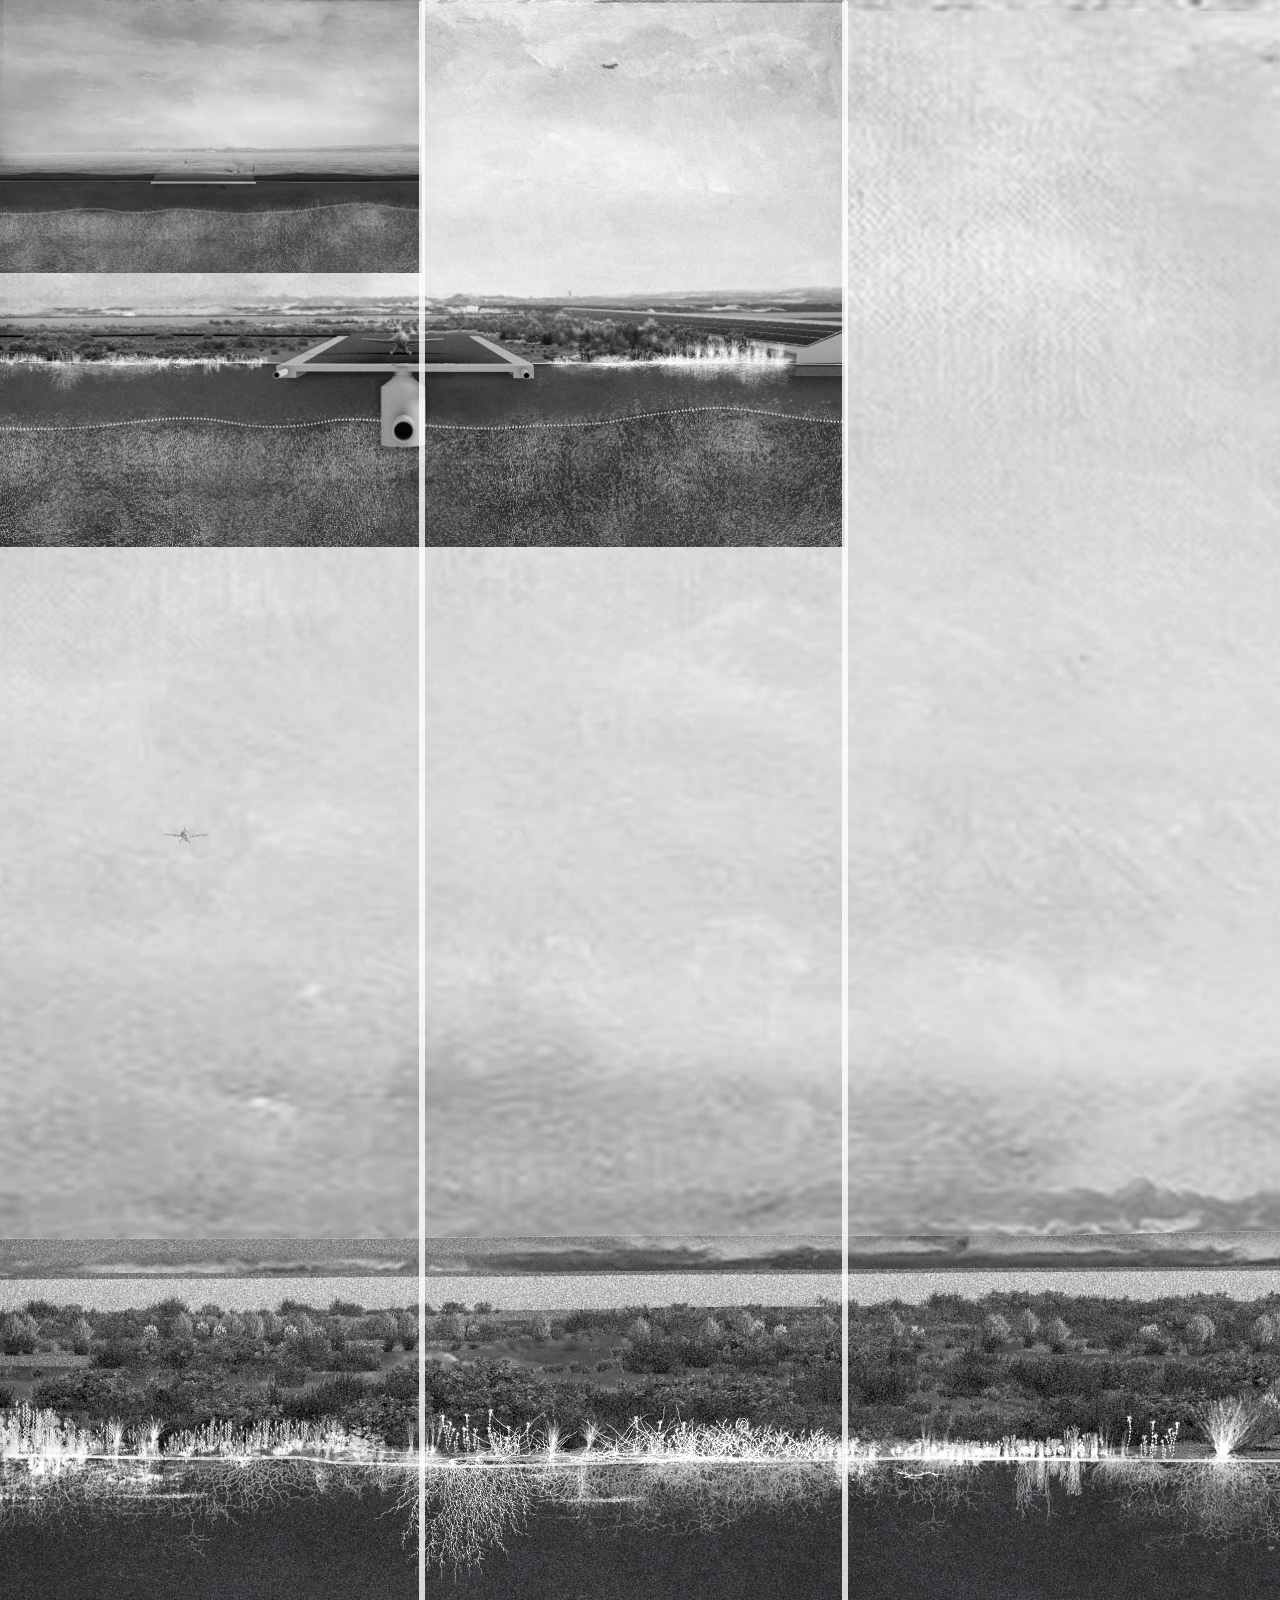
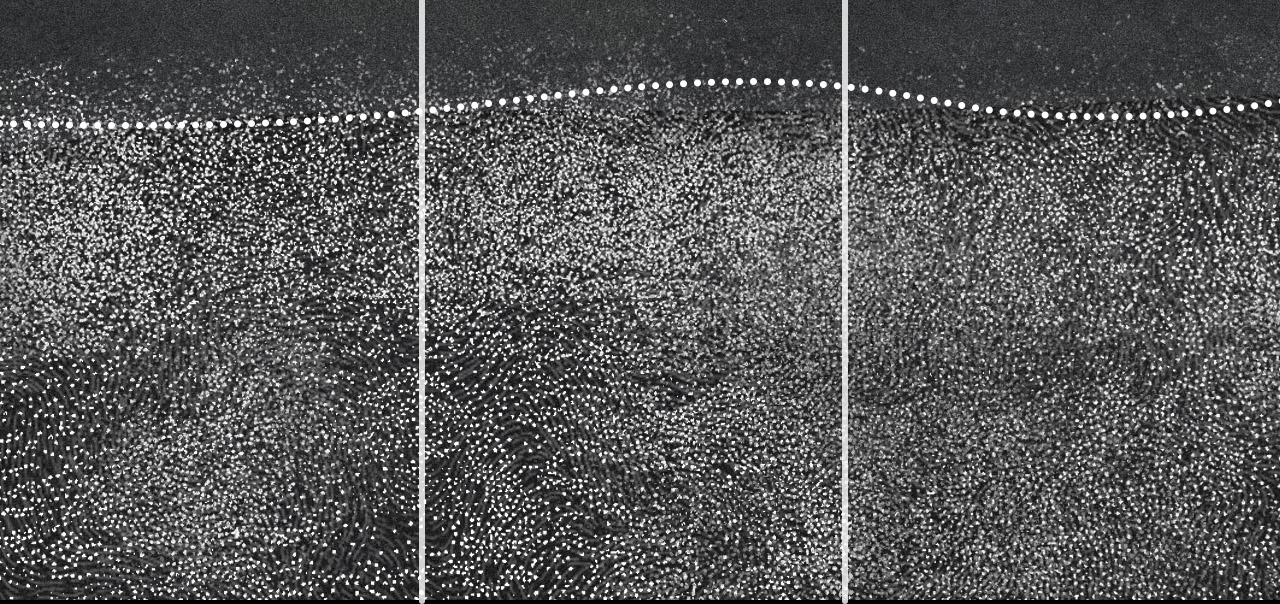
<file: 0_ptown_slider.html>
<!DOCTYPE html>
<html lang="en">
<head>
<meta charset="UTF-8">
<meta name="viewport" content="width=device-width, initial-scale=1.0">
<title>Three Image Comparison Swipe</title>

<style>
  body {
    margin: 0;
    background: #000;
  }

  .compare-container {
    position: relative;
    width: 100%;
    max-width: 1600px;
    margin: auto;
    overflow: hidden;
  }

  .layer {
    position: absolute;
    top: 0;
    left: 0;
    width: 100%;
    height: auto;
    overflow: hidden;
  }

  .layer img {
    width: 100%;
    display: block;
    user-select: none;
    pointer-events: none;
  }

  .handle {
    position: absolute;
    top: 0;
    width: 6px;
    background: rgba(255,255,255,0.8);
    cursor: ew-resize;
    height: 100%;
    z-index: 10;
    transform: translateX(-3px);
    border-radius: 3px;
  }
</style>
</head>

<body>

<div class="compare-container" id="compare">

  <!-- Image 3 (bottom fully visible) -->
  <img src="PTown_2.jpg" alt="Base Layer">

  <!-- Image 2 with a draggable reveal -->
  <div class="layer" id="layer2">
    <img src="PTown_1.jpg" alt="">
  </div>
  <div class="handle" id="handle2"></div>

  <!-- Image 1 with a draggable reveal -->
  <div class="layer" id="layer1">
    <img src="PTown_0.jpg" alt="">
  </div>
  <div class="handle" id="handle1"></div>

</div>

<script>
  function makeSlider(layerId, handleId, startXPercent) {
    const container = document.getElementById("compare");
    const layer = document.getElementById(layerId);
    const handle = document.getElementById(handleId);

    let dragging = false;

    function updatePosition(px) {
      const rect = container.getBoundingClientRect();
      let x = px - rect.left;
      x = Math.max(0, Math.min(rect.width, x));  // clamp
      layer.style.width = x + "px";
      handle.style.left = x + "px";
    }

    handle.addEventListener("mousedown", e => {
      dragging = true;
      updatePosition(e.clientX);
    });

    window.addEventListener("mousemove", e => {
      if (dragging) updatePosition(e.clientX);
    });

    window.addEventListener("mouseup", () => dragging = false);

    // touch support
    handle.addEventListener("touchstart", e => {
      dragging = true;
      updatePosition(e.touches[0].clientX);
    });

    window.addEventListener("touchmove", e => {
      if (dragging) updatePosition(e.touches[0].clientX);
    });

    window.addEventListener("touchend", () => dragging = false);

    // initial position
    const initialX = container.offsetWidth * startXPercent;
    layer.style.width = initialX + "px";
    handle.style.left = initialX + "px";
  }

  // top layer handle appears left-most
  makeSlider("layer1", "handle1", 0.33);

  // middle layer handle appears mid
  makeSlider("layer2", "handle2", 0.66);
</script>

</body>
</html>
</file>
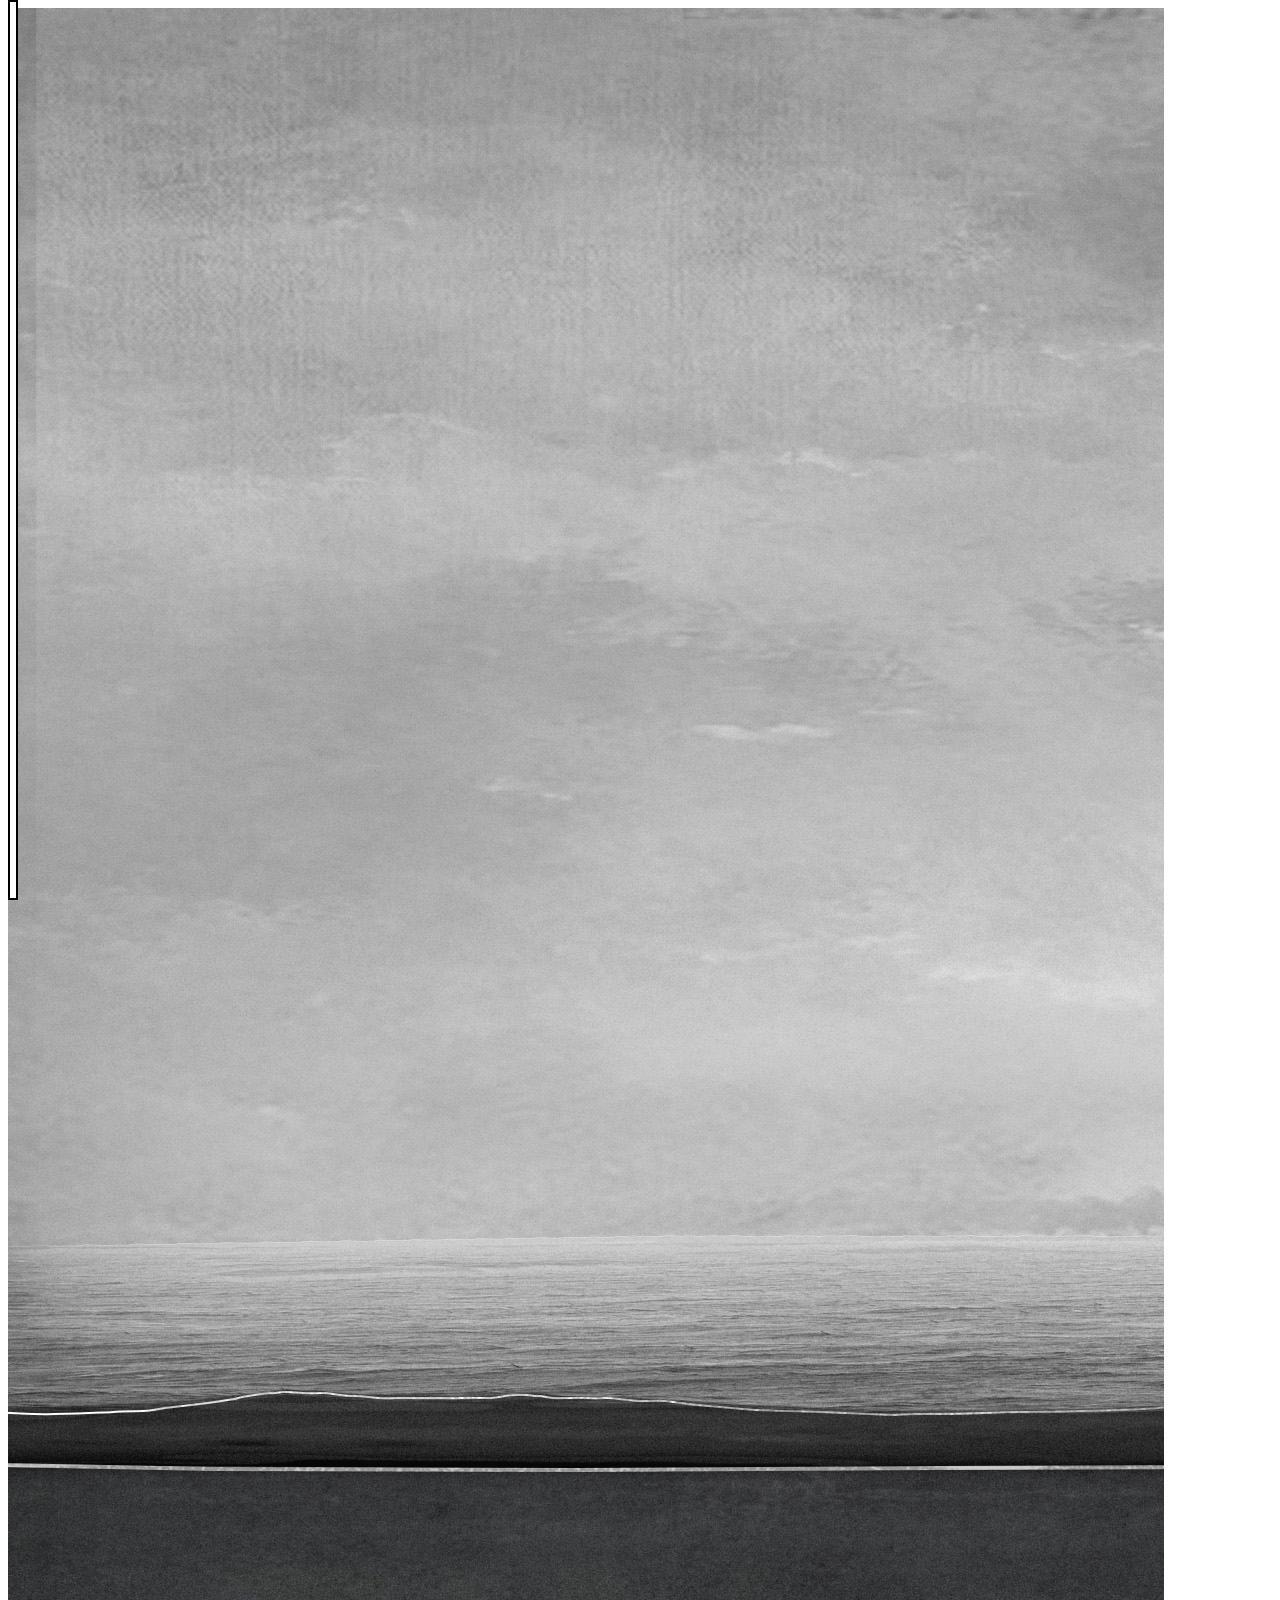
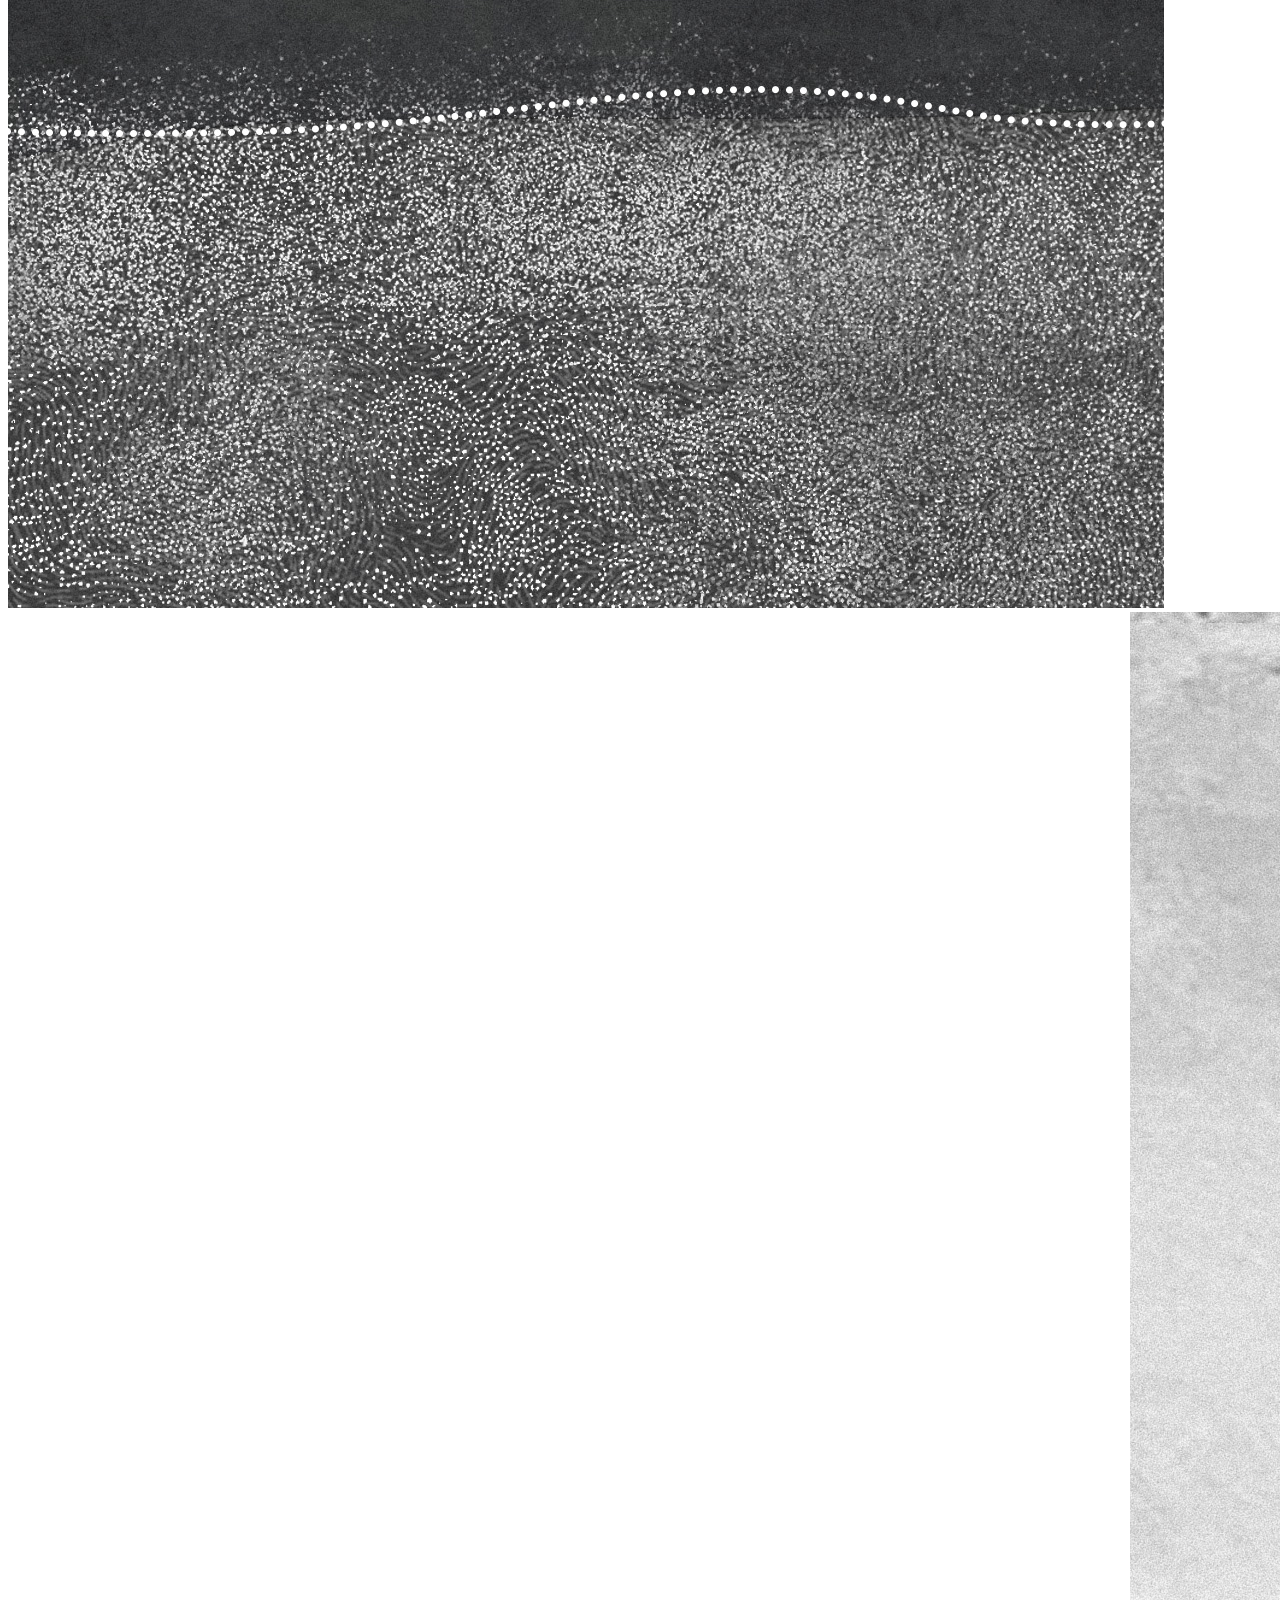
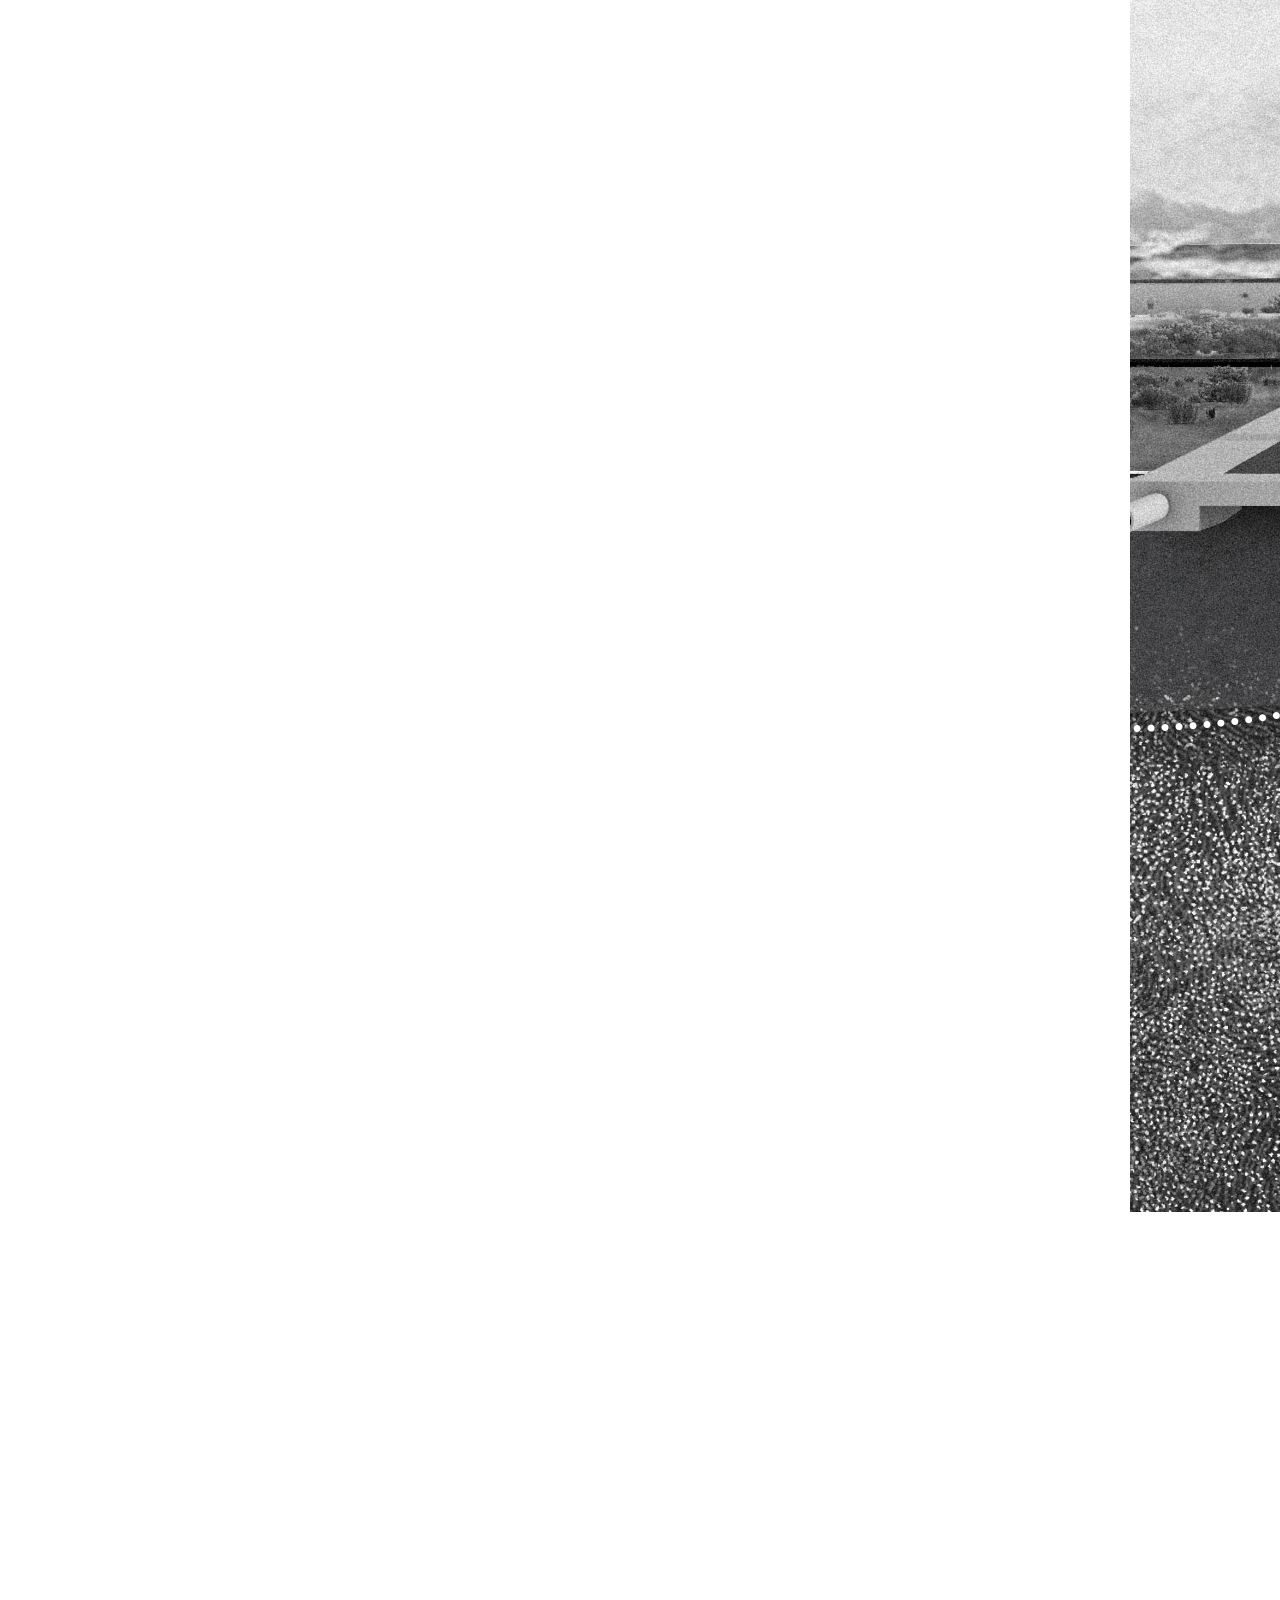
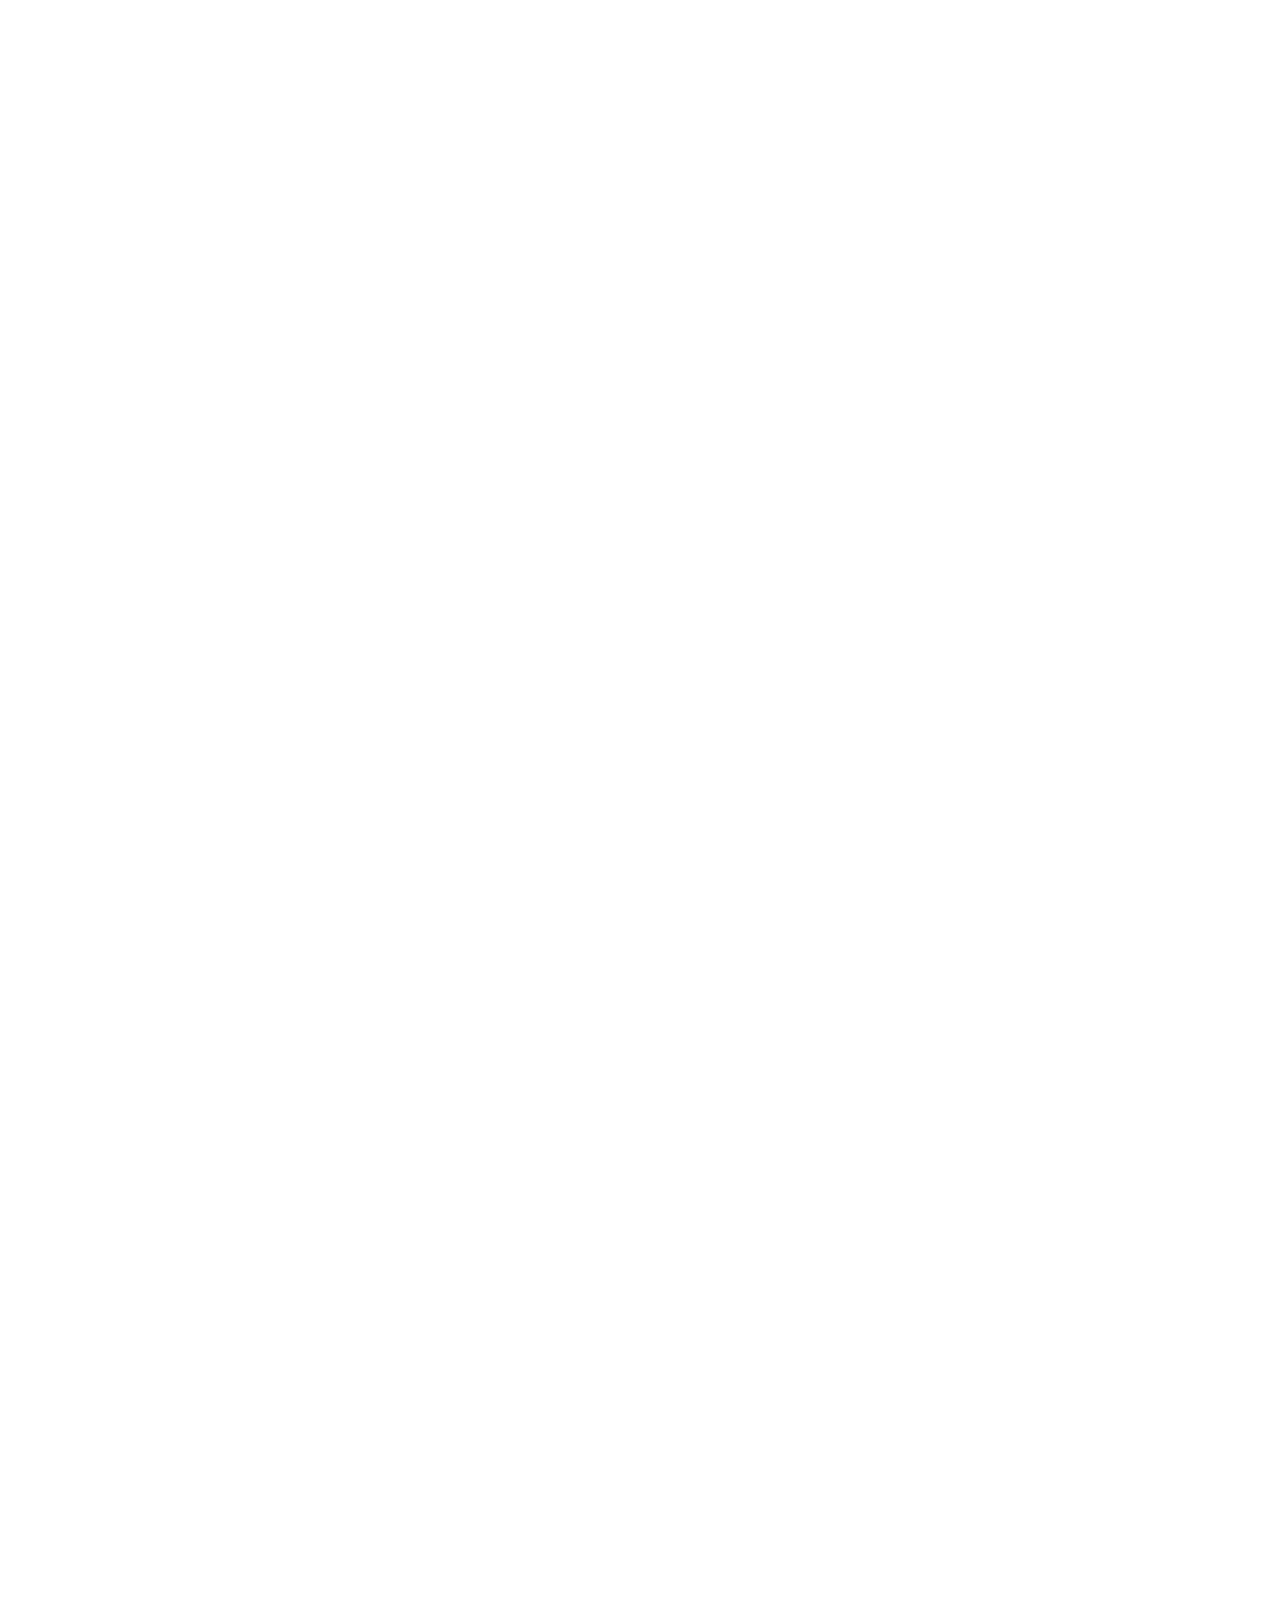
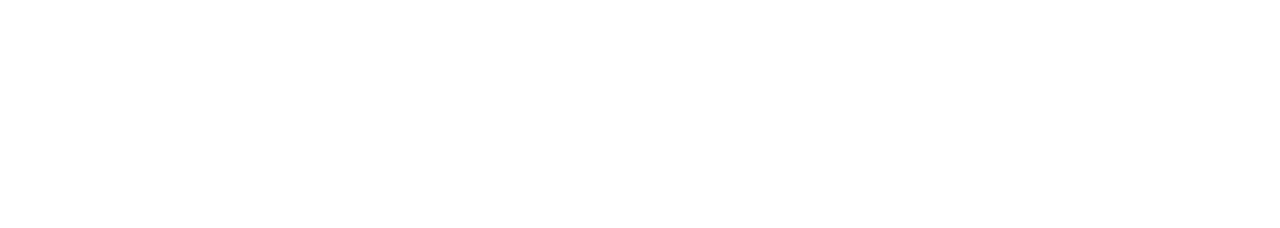
<file: ptown.html>
<!DOCTYPE html>
<html lang="en">
<head>
  <meta charset="UTF-8" />
  <meta name="viewport" content="width=device-width, initial-scale=1" />
  <title>Three-Image Comparative Slider</title>
  <link rel="stylesheet" href="ptown.css" />
</head>
<body>

<div id="slider-container">
  <img src="PTown_0.jpg" class="layer layer-0">
  <img src="PTown_1.jpg" class="layer layer-1">
  <img src="PTown_2.jpg" class="layer layer-2">

  <!-- handle positions -->
  <div id="handle-1" class="handle"></div>
  <div id="handle-2" class="handle"></div>
</div>

<script src="ptown.js"></script>
</body>
</html>
</file>
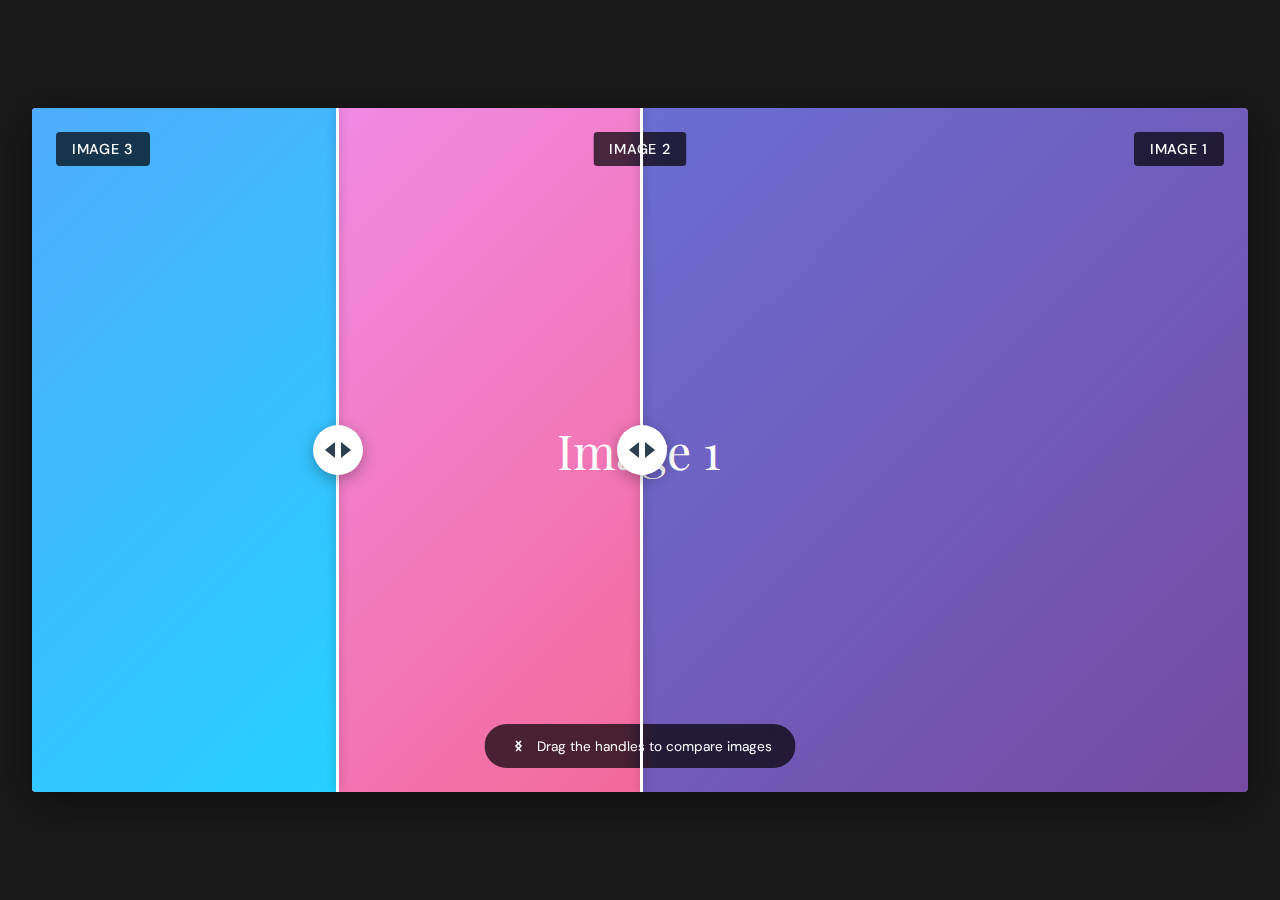
<file: ptown_slider.html>
<!DOCTYPE html>
<html lang="en">
<head>
    <meta charset="UTF-8">
    <meta name="viewport" content="width=device-width, initial-scale=1.0">
    <title>Image Swipe Comparison</title>
    <link href="https://fonts.googleapis.com/css2?family=DM+Sans:wght@400;500;700&family=Playfair+Display:wght@400;600&display=swap" rel="stylesheet">
    <style>
        * {
            margin: 0;
            padding: 0;
            box-sizing: border-box;
        }

        :root {
            --primary: #2c3e50;
            --accent: #3498db;
            --light: #ecf0f1;
            --handle-size: 50px;
        }

        body {
            font-family: 'DM Sans', sans-serif;
            background: #1a1a1a;
            display: flex;
            justify-content: center;
            align-items: center;
            min-height: 100vh;
            padding: 2rem;
        }

        .container {
            max-width: 1400px;
            width: 100%;
        }

        .comparison-wrapper {
            position: relative;
            width: 100%;
            aspect-ratio: 16 / 9;
            overflow: hidden;
            border-radius: 4px;
            box-shadow: 0 10px 40px rgba(0, 0, 0, 0.5);
            user-select: none;
            -webkit-user-select: none;
        }

        /* Base layer - Bottom image (Image 1) */
        .image-layer-bottom {
            position: absolute;
            top: 0;
            left: 0;
            width: 100%;
            height: 100%;
            background: linear-gradient(135deg, #667eea 0%, #764ba2 100%);
            display: flex;
            align-items: center;
            justify-content: center;
            font-size: 3rem;
            color: white;
            font-family: 'Playfair Display', serif;
        }

        .image-layer-bottom img {
            width: 100%;
            height: 100%;
            object-fit: cover;
            display: block;
        }

        /* Middle layer - Image 2 */
        .image-layer-middle {
            position: absolute;
            top: 0;
            left: 0;
            width: 100%;
            height: 100%;
            background: linear-gradient(135deg, #f093fb 0%, #f5576c 100%);
            display: flex;
            align-items: center;
            justify-content: center;
            font-size: 3rem;
            color: white;
            font-family: 'Playfair Display', serif;
            clip-path: inset(0 50% 0 0);
            transition: clip-path 0.05s linear;
        }

        .image-layer-middle img {
            width: 100%;
            height: 100%;
            object-fit: cover;
            display: block;
        }

        /* Top layer - Image 3 */
        .image-layer-top {
            position: absolute;
            top: 0;
            left: 0;
            width: 100%;
            height: 100%;
            background: linear-gradient(135deg, #4facfe 0%, #00f2fe 100%);
            display: flex;
            align-items: center;
            justify-content: center;
            font-size: 3rem;
            color: white;
            font-family: 'Playfair Display', serif;
            clip-path: inset(0 75% 0 0);
            transition: clip-path 0.05s linear;
        }

        .image-layer-top img {
            width: 100%;
            height: 100%;
            object-fit: cover;
            display: block;
        }

        /* Divider lines */
        .divider {
            position: absolute;
            top: 0;
            bottom: 0;
            width: 3px;
            background: white;
            box-shadow: 0 0 10px rgba(0, 0, 0, 0.3);
            z-index: 10;
            cursor: ew-resize;
            transition: left 0.05s linear;
        }

        .divider-middle {
            left: 50%;
        }

        .divider-top {
            left: 25%;
        }

        /* Handle on divider */
        .handle {
            position: absolute;
            top: 50%;
            left: 50%;
            transform: translate(-50%, -50%);
            width: var(--handle-size);
            height: var(--handle-size);
            background: white;
            border-radius: 50%;
            box-shadow: 0 4px 15px rgba(0, 0, 0, 0.3);
            display: flex;
            align-items: center;
            justify-content: center;
            cursor: ew-resize;
            transition: transform 0.2s ease;
        }

        .handle:hover {
            transform: translate(-50%, -50%) scale(1.1);
        }

        .handle::before,
        .handle::after {
            content: '';
            position: absolute;
            width: 0;
            height: 0;
            border-style: solid;
        }

        .handle::before {
            left: 12px;
            border-width: 8px 10px 8px 0;
            border-color: transparent #2c3e50 transparent transparent;
        }

        .handle::after {
            right: 12px;
            border-width: 8px 0 8px 10px;
            border-color: transparent transparent transparent #2c3e50;
        }

        /* Labels */
        .image-label {
            position: absolute;
            top: 1.5rem;
            padding: 0.5rem 1rem;
            background: rgba(0, 0, 0, 0.7);
            backdrop-filter: blur(10px);
            color: white;
            font-size: 0.9rem;
            font-weight: 500;
            border-radius: 4px;
            z-index: 5;
            pointer-events: none;
            letter-spacing: 0.05em;
            text-transform: uppercase;
        }

        .label-bottom {
            right: 1.5rem;
        }

        .label-middle {
            left: 50%;
            transform: translateX(-50%);
        }

        .label-top {
            left: 1.5rem;
        }

        /* Instructions */
        .instructions {
            position: absolute;
            bottom: 1.5rem;
            left: 50%;
            transform: translateX(-50%);
            background: rgba(0, 0, 0, 0.7);
            backdrop-filter: blur(10px);
            color: white;
            padding: 0.75rem 1.5rem;
            border-radius: 25px;
            font-size: 0.85rem;
            z-index: 5;
            pointer-events: none;
            display: flex;
            align-items: center;
            gap: 0.5rem;
            animation: fadeIn 1s ease 0.5s both;
        }

        @keyframes fadeIn {
            from {
                opacity: 0;
                transform: translateX(-50%) translateY(10px);
            }
            to {
                opacity: 1;
                transform: translateX(-50%) translateY(0);
            }
        }

        .instructions svg {
            width: 20px;
            height: 20px;
        }

        /* Responsive */
        @media (max-width: 768px) {
            :root {
                --handle-size: 40px;
            }

            .image-label {
                font-size: 0.75rem;
                padding: 0.4rem 0.8rem;
            }

            .instructions {
                font-size: 0.75rem;
                padding: 0.6rem 1.2rem;
            }

            body {
                padding: 1rem;
            }
        }

        /* Active state when dragging */
        .comparison-wrapper.dragging {
            cursor: ew-resize;
        }

        .comparison-wrapper.dragging .handle {
            transform: translate(-50%, -50%) scale(1.15);
        }
    </style>
</head>
<body>
    <div class="container">
        <div class="comparison-wrapper" id="comparisonWrapper">
            <!-- Bottom layer (always visible) -->
            <div class="image-layer-bottom">
                <!-- Replace with: <img src="ptown_2.jpg" alt="Image 1"> -->
                <div>Image 1</div>
            </div>

            <!-- Middle layer (covers right side initially) -->
            <div class="image-layer-middle" id="middleLayer">
                <!-- Replace with: <img src="ptown_1.jpg" alt="Image 2"> -->
                <div>Image 2</div>
            </div>

            <!-- Top layer (covers most, reveals from left) -->
            <div class="image-layer-top" id="topLayer">
                <!-- Replace with: <img src="ptown_0.jpg" alt="Image 3"> -->
                <div>Image 3</div>
            </div>

            <!-- Dividers with handles -->
            <div class="divider divider-top" id="dividerTop">
                <div class="handle" id="handleTop"></div>
            </div>

            <div class="divider divider-middle" id="dividerMiddle">
                <div class="handle" id="handleMiddle"></div>
            </div>

            <!-- Labels -->
            <div class="image-label label-top">Image 3</div>
            <div class="image-label label-middle">Image 2</div>
            <div class="image-label label-bottom">Image 1</div>

            <!-- Instructions -->
            <div class="instructions">
                <svg viewBox="0 0 24 24" fill="none" stroke="currentColor" stroke-width="2">
                    <path d="M9 18l6-6-6-6"/>
                    <path d="M15 18l-6-6 6-6"/>
                </svg>
                Drag the handles to compare images
            </div>
        </div>
    </div>

    <script>
        class SwipeComparison {
            constructor() {
                this.wrapper = document.getElementById('comparisonWrapper');
                this.topLayer = document.getElementById('topLayer');
                this.middleLayer = document.getElementById('middleLayer');
                this.dividerTop = document.getElementById('dividerTop');
                this.dividerMiddle = document.getElementById('dividerMiddle');
                this.handleTop = document.getElementById('handleTop');
                this.handleMiddle = document.getElementById('handleMiddle');
                
                this.isDraggingTop = false;
                this.isDraggingMiddle = false;
                
                this.init();
            }

            init() {
                // Mouse events for top handle
                this.handleTop.addEventListener('mousedown', (e) => {
                    this.isDraggingTop = true;
                    this.wrapper.classList.add('dragging');
                    e.preventDefault();
                });

                // Mouse events for middle handle
                this.handleMiddle.addEventListener('mousedown', (e) => {
                    this.isDraggingMiddle = true;
                    this.wrapper.classList.add('dragging');
                    e.preventDefault();
                });

                // Global mouse move
                document.addEventListener('mousemove', (e) => {
                    if (this.isDraggingTop) {
                        this.updateTopPosition(e.clientX);
                    }
                    if (this.isDraggingMiddle) {
                        this.updateMiddlePosition(e.clientX);
                    }
                });

                // Global mouse up
                document.addEventListener('mouseup', () => {
                    this.isDraggingTop = false;
                    this.isDraggingMiddle = false;
                    this.wrapper.classList.remove('dragging');
                });

                // Touch events for top handle
                this.handleTop.addEventListener('touchstart', (e) => {
                    this.isDraggingTop = true;
                    e.preventDefault();
                });

                // Touch events for middle handle
                this.handleMiddle.addEventListener('touchstart', (e) => {
                    this.isDraggingMiddle = true;
                    e.preventDefault();
                });

                // Global touch move
                document.addEventListener('touchmove', (e) => {
                    if (this.isDraggingTop) {
                        this.updateTopPosition(e.touches[0].clientX);
                    }
                    if (this.isDraggingMiddle) {
                        this.updateMiddlePosition(e.touches[0].clientX);
                    }
                });

                // Global touch end
                document.addEventListener('touchend', () => {
                    this.isDraggingTop = false;
                    this.isDraggingMiddle = false;
                });
            }

            updateTopPosition(clientX) {
                const rect = this.wrapper.getBoundingClientRect();
                let percentage = ((clientX - rect.left) / rect.width) * 100;
                
                // Constrain between 0 and 100
                percentage = Math.max(0, Math.min(100, percentage));
                
                // Update divider position
                this.dividerTop.style.left = `${percentage}%`;
                
                // Update clip-path (reveal from left, so we hide the right side)
                const clipRight = 100 - percentage;
                this.topLayer.style.clipPath = `inset(0 ${clipRight}% 0 0)`;
            }

            updateMiddlePosition(clientX) {
                const rect = this.wrapper.getBoundingClientRect();
                let percentage = ((clientX - rect.left) / rect.width) * 100;
                
                // Constrain between 0 and 100
                percentage = Math.max(0, Math.min(100, percentage));
                
                // Update divider position
                this.dividerMiddle.style.left = `${percentage}%`;
                
                // Update clip-path (reveal from left, so we hide the right side)
                const clipRight = 100 - percentage;
                this.middleLayer.style.clipPath = `inset(0 ${clipRight}% 0 0)`;
            }
        }

        // Initialize when DOM is loaded
        document.addEventListener('DOMContentLoaded', () => {
            new SwipeComparison();
        });
    </script>
</body>
</html>
</file>
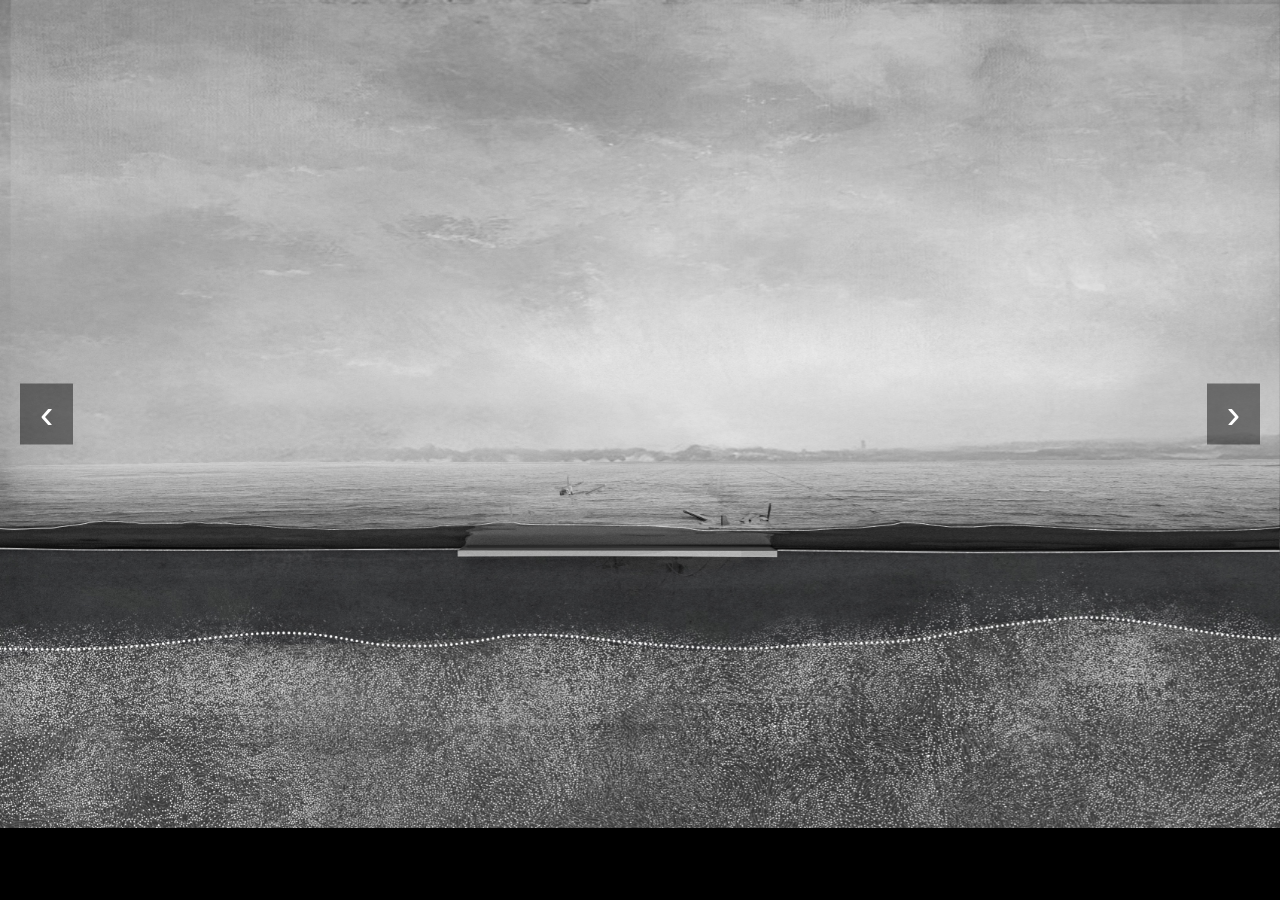
<file: ptown_slider_0.html>
<!DOCTYPE html>
<html lang="en">
<head>
<meta charset="UTF-8">
<meta name="viewport" content="width=device-width, initial-scale=1.0">
<title>Three Image Slider (Swipe Enabled)</title>

<style>
  body {
    margin: 0;
    background: #000;
  }

  .slider-container {
    position: relative;
    width: 100%;
    max-width: 1600px;
    margin: auto;
    overflow: hidden;
    touch-action: pan-y; /* allow horizontal dragging */
  }

  .slider {
    display: flex;
    transition: transform 0.4s ease;
    will-change: transform;
  }

  .slider img {
    width: 100%;
    flex-shrink: 0;
    object-fit: cover;
    user-select: none;
    pointer-events: none;
  }

  .nav-btn {
    position: absolute;
    top: 50%;
    transform: translateY(-50%);
    background: rgba(0,0,0,0.45);
    border: none;
    color: white;
    font-size: 2.5rem;
    padding: 0.2em 0.5em;
    cursor: pointer;
    z-index: 10;
  }

  .prev { left: 20px; }
  .next { right: 20px; }
</style>
</head>

<body>

<div class="slider-container">
  <div class="slider">
    <img src="PTown_0.jpg" alt="">
    <img src="PTown_1.jpg" alt="">
    <img src="PTown_2.jpg" alt="">
  </div>

  <button class="nav-btn prev">‹</button>
  <button class="nav-btn next">›</button>
</div>

<script>
  const sliderContainer = document.querySelector('.slider-container');
  const slider = document.querySelector('.slider');
  const images = document.querySelectorAll('.slider img');
  const next = document.querySelector('.next');
  const prev = document.querySelector('.prev');

  let index = 0;
  let startX = 0;
  let currentX = 0;
  let isDragging = false;
  let sliderWidth = sliderContainer.offsetWidth;

  function updateSlider() {
    slider.style.transition = 'transform 0.4s ease';
    slider.style.transform = `translateX(-${index * sliderWidth}px)`;
  }

  // ---- BUTTONS ----
  next.addEventListener('click', () => {
    index = (index + 1) % images.length;
    updateSlider();
  });

  prev.addEventListener('click', () => {
    index = (index - 1 + images.length) % images.length;
    updateSlider();
  });

  // ---- TOUCH / DRAG HANDLERS ----
  function startDrag(x) {
    isDragging = true;
    startX = x;
    slider.style.transition = 'none';      
  }

  function moveDrag(x) {
    if (!isDragging) return;
    currentX = x - startX;
    slider.style.transform = `translateX(calc(${-index * sliderWidth}px + ${currentX}px))`;
  }

  function endDrag() {
    if (!isDragging) return;
    isDragging = false;

    // determine swipe threshold
    if (currentX < -50) {
      index = Math.min(index + 1, images.length - 1);
    } else if (currentX > 50) {
      index = Math.max(index - 1, 0);
    }

    updateSlider();
    currentX = 0;
  }

  // ---- MOUSE EVENTS ----
  sliderContainer.addEventListener('mousedown', e => startDrag(e.clientX));
  sliderContainer.addEventListener('mousemove', e => moveDrag(e.clientX));
  sliderContainer.addEventListener('mouseup', endDrag);
  sliderContainer.addEventListener('mouseleave', endDrag);

  // ---- TOUCH EVENTS ----
  sliderContainer.addEventListener('touchstart', e => startDrag(e.touches[0].clientX));
  sliderContainer.addEventListener('touchmove', e => moveDrag(e.touches[0].clientX));
  sliderContainer.addEventListener('touchend', endDrag);

  // Resize handling (important in StoryMap embeds)
  window.addEventListener('resize', () => {
    sliderWidth = sliderContainer.offsetWidth;
    updateSlider();
  });
</script>

</body>
</html>
</file>
<file: ptown.css>
#compare-wrapper {
  position: relative;
  width: 100%;
  max-width: 900px;     /* adjust as needed */
  margin: auto;
  overflow: hidden;
  aspect-ratio: 4 / 3;  /* keeps all images same shape */
}

/* All images aligned and identical size */
#compare-wrapper img {
  position: absolute;
  top: 0;
  left: 0;
  width: 100%;
  height: 100%;
  object-fit: cover;
  pointer-events: none;
}

/* Starting positions: evenly spaced thirds */
.layer-0 { clip-path: inset(0 66% 0 0); }  /* left third visible */
.layer-1 { clip-path: inset(0 33% 0 33%); } /* middle third */
.layer-2 { clip-path: inset(0 0 0 66%); }   /* right third */

/* Handles */
.handle {
  position: absolute;
  top: 0;
  bottom: 0;
  width: 6px;
  background: white;
  border: 2px solid #000;
  cursor: ew-resize;
  z-index: 10;
}

#handle-left  { left: 33%; }
#handle-right { left: 66%; }
</file>
